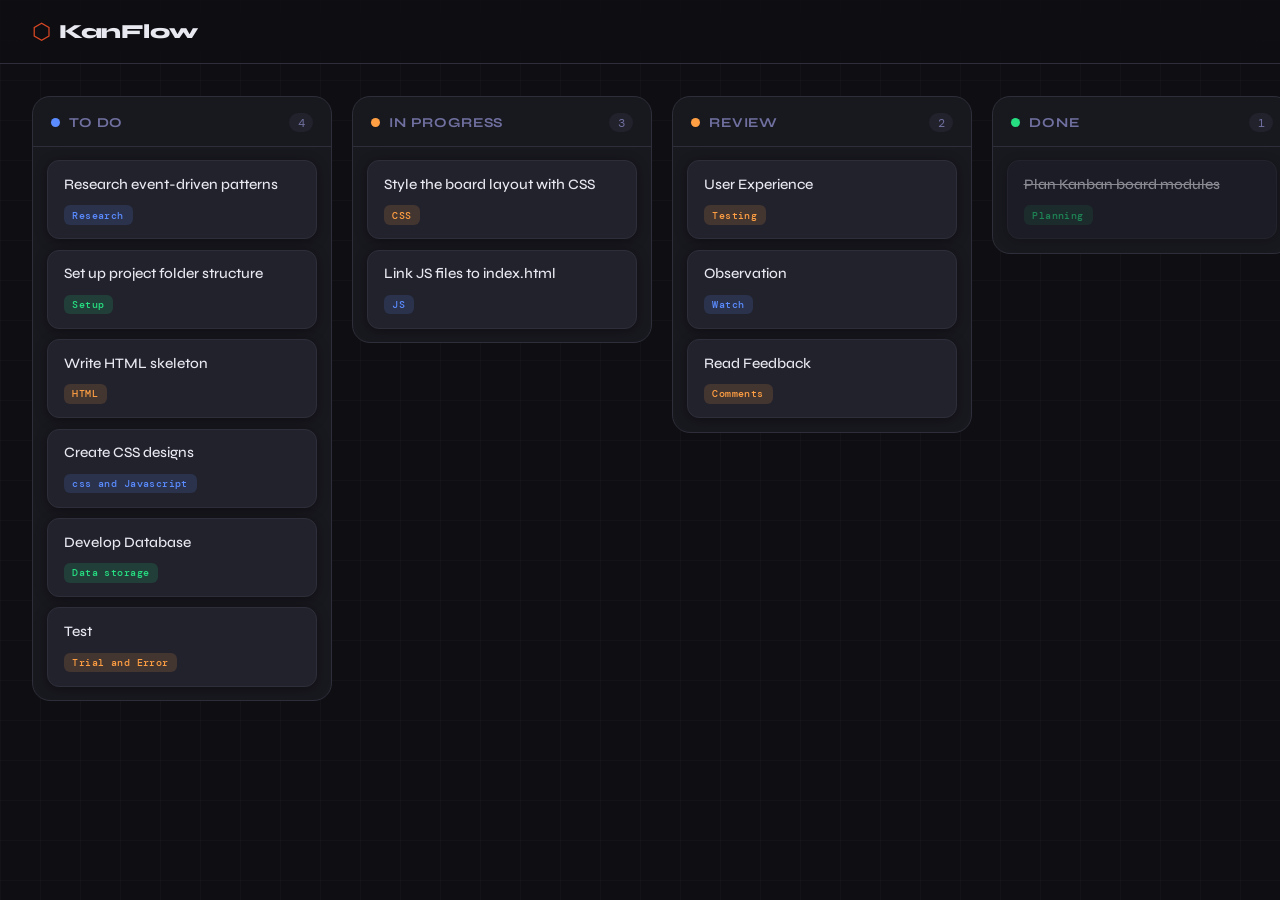
<file: module-1/index.html>
<!DOCTYPE html>
<html lang="en">

<head>
  <meta charset="UTF-8" />
  <meta name="viewport" content="width=device-width, initial-scale=1.0" />
  <title>KanFlow Board</title>
  <link rel="preconnect" href="https://fonts.googleapis.com">
  <link
    href="https://fonts.googleapis.com/css2?family=Syne:wght@400;600;700;800&family=DM+Mono:wght@400;500&display=swap"
    rel="stylesheet">
  <link rel="stylesheet" href="style.css" />
</head>

<body>

  <!-- ===========================
       HEADER
  ============================ -->
  <header class="app-header">
    <div class="header-inner">
      <div class="logo">
        <span class="logo-icon">⬡</span>
        <h1>KanFlow</h1>
      </div>
    </div>
  </header>

  <!-- ===========================
       BOARD
       Contains all columns
  ============================ -->
  <main class="board" id="board">

    <!-- COLUMN: To Do -->
    <section class="column" data-column="todo">

      <div class="column-header">
        <span class="column-dot dot-todo"></span>
        <h2 class="column-title">To Do</h2>
        <span class="column-count">4</span>
      </div>
      <div class="card-list" id="col-todo">

        <article class="card">
          <p class="card-title">Research event-driven patterns</p>
          <div class="card-footer">
            <span class="card-tag tag-blue">Research</span>
          </div>
        </article>

        <article class="card">
          <p class="card-title">Set up project folder structure</p>
          <div class="card-footer">
            <span class="card-tag tag-green">Setup</span>
          </div>
        </article>

        <article class="card">
          <p class="card-title">Write HTML skeleton</p>
          <div class="card-footer">
            <span class="card-tag tag-yellow">HTML</span>
          </div>
          </article>
          <article class="card">
          <p class="card-title">Create CSS designs</p>
          <div class="card-footer">
            <span class="card-tag tag-blue">css and Javascript</span>
          </div>
        </article>

        <article class="card">
          <p class="card-title">Develop Database</p>
          <div class="card-footer">
            <span class="card-tag tag-green">Data storage</span>
          </div>
        </article>

        <article class="card">
          <p class="card-title">Test</p>
          <div class="card-footer">
            <span class="card-tag tag-yellow">Trial and Error</span>
          </div>
          
        </article>

      </div>
    </section>

    <!-- COLUMN: In Progress -->
    <section class="column" data-column="inprogress">
      <div class="column-header">
        <span class="column-dot dot-inprogress"></span>
        <h2 class="column-title">In Progress</h2>
        <span class="column-count">3</span>
      </div>
      <div class="card-list" id="col-inprogress">

        <article class="card">
          <p class="card-title">Style the board layout with CSS</p>
          <div class="card-footer">
            <span class="card-tag tag-yellow">CSS</span>
          </div>
        </article>

        <article class="card">
          <p class="card-title">Link JS files to index.html</p>
          <div class="card-footer">
            <span class="card-tag tag-blue">JS</span>
          </div>
        </article>

      </div>
    </section>
    <!-- COLUMN: Review-->
    <section class="column" data-column="review">
      <div class="column-header">
        <span class="column-dot dot-inprogress"></span>
        <h2 class="column-title">Review</h2>
        <span class="column-count">2</span>
      </div>
      <div class="card-list" id="col-review">

        <article class="card">
          <p class="card-title">User Experience</p>
          <div class="card-footer">
            <span class="card-tag tag-yellow">Testing</span>
          </div>
        </article>

        <article class="card">
          <p class="card-title">Observation</p>
          <div class="card-footer">
            <span class="card-tag tag-blue">Watch</span>
          </div>
        </article>
        <article class="card">
          <p class="card-title">Read Feedback</p>
          <div class="card-footer">
            <span class="card-tag tag-yellow">Comments</span>
          </div>
        </article>
      </div>
    </section>


    <!-- COLUMN: Done -->
    <section class="column" data-column="done">
      <div class="column-header">
        <span class="column-dot dot-done"></span>
        <h2 class="column-title">Done</h2>
        <span class="column-count">1</span>
      </div>
      <div class="card-list" id="col-done">

        <article class="card card-done">
          <p class="card-title">Plan Kanban board modules</p>
          <div class="card-footer">
            <span class="card-tag tag-green">Planning</span>
          </div>
        </article>

      </div>
    </section>

  </main>

  <script src="js/main.js"></script>
</body>

</html>
</file>
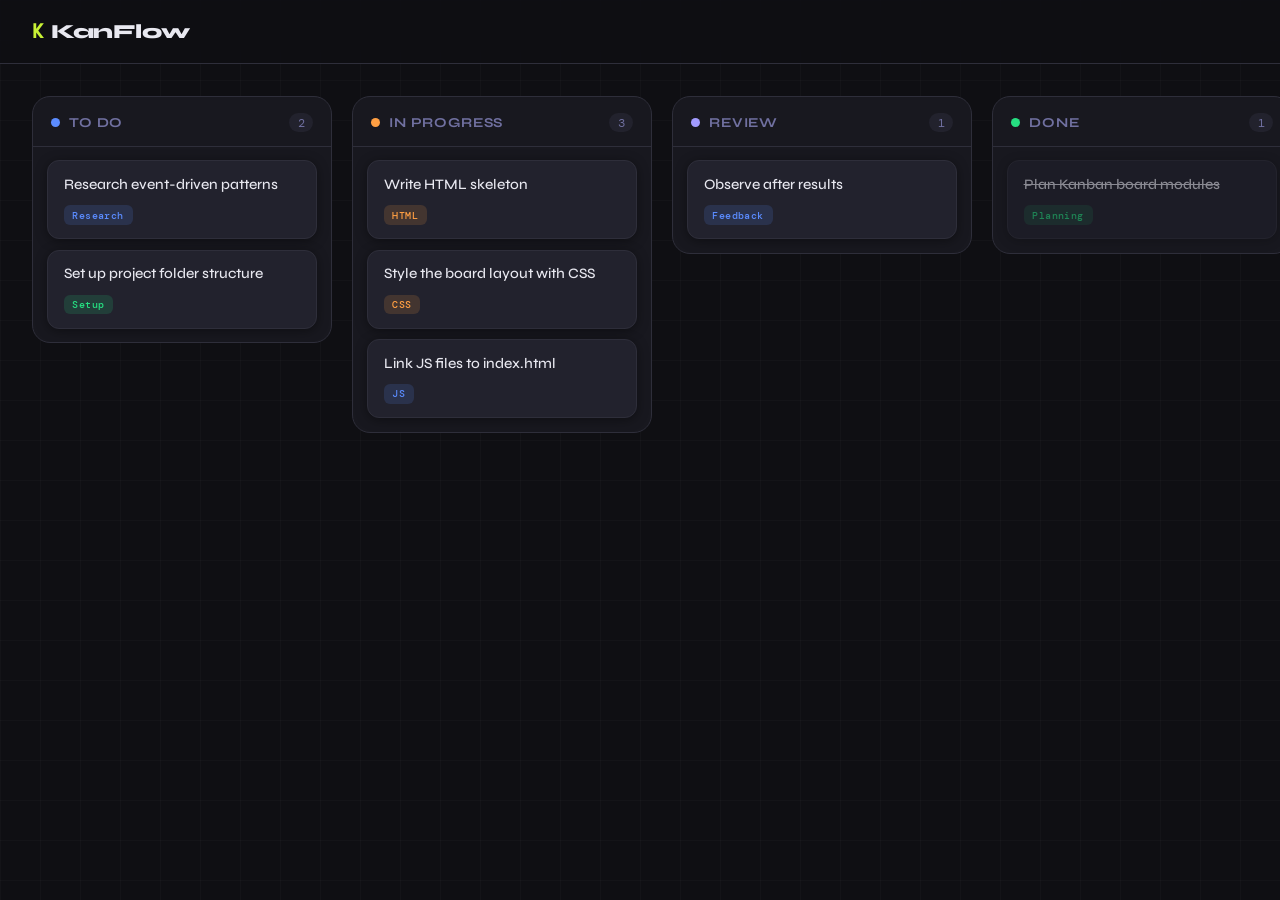
<file: module-2/index.html>
<!DOCTYPE html>
<html lang="en">
<head>
  <meta charset="UTF-8" />
  <meta name="viewport" content="width=device-width, initial-scale=1.0"/>
  <title>KanFlow Board</title>
  <link rel="preconnect" href="https://fonts.googleapis.com">
  <link href="https://fonts.googleapis.com/css2?family=Syne:wght@400;600;700;800&family=DM+Mono:wght@400;500&display=swap" rel="stylesheet">
  <link rel="stylesheet" href="style.css" />
</head>
<body>

  <header class="app-header">
    <div class="header-inner">
      <div class="logo">
        <span class="logo-icon">K</span>
        <h1>KanFlow</h1>
      </div>
    </div>
  </header>

  <!--
    NOTICE: The board is now empty in HTML.
    Cards and columns are rendered by JavaScript in board.js.
    Open js/board.js and follow the lesson guide to build renderBoard().
  -->
  <main class="board" id="board">
    <!-- Rendered by JavaScript -->
  </main>

  <script src="js/data.js"></script>
  <script src="js/board.js"></script>
  <script src="js/main.js"></script>
</body>
</html>
</file>
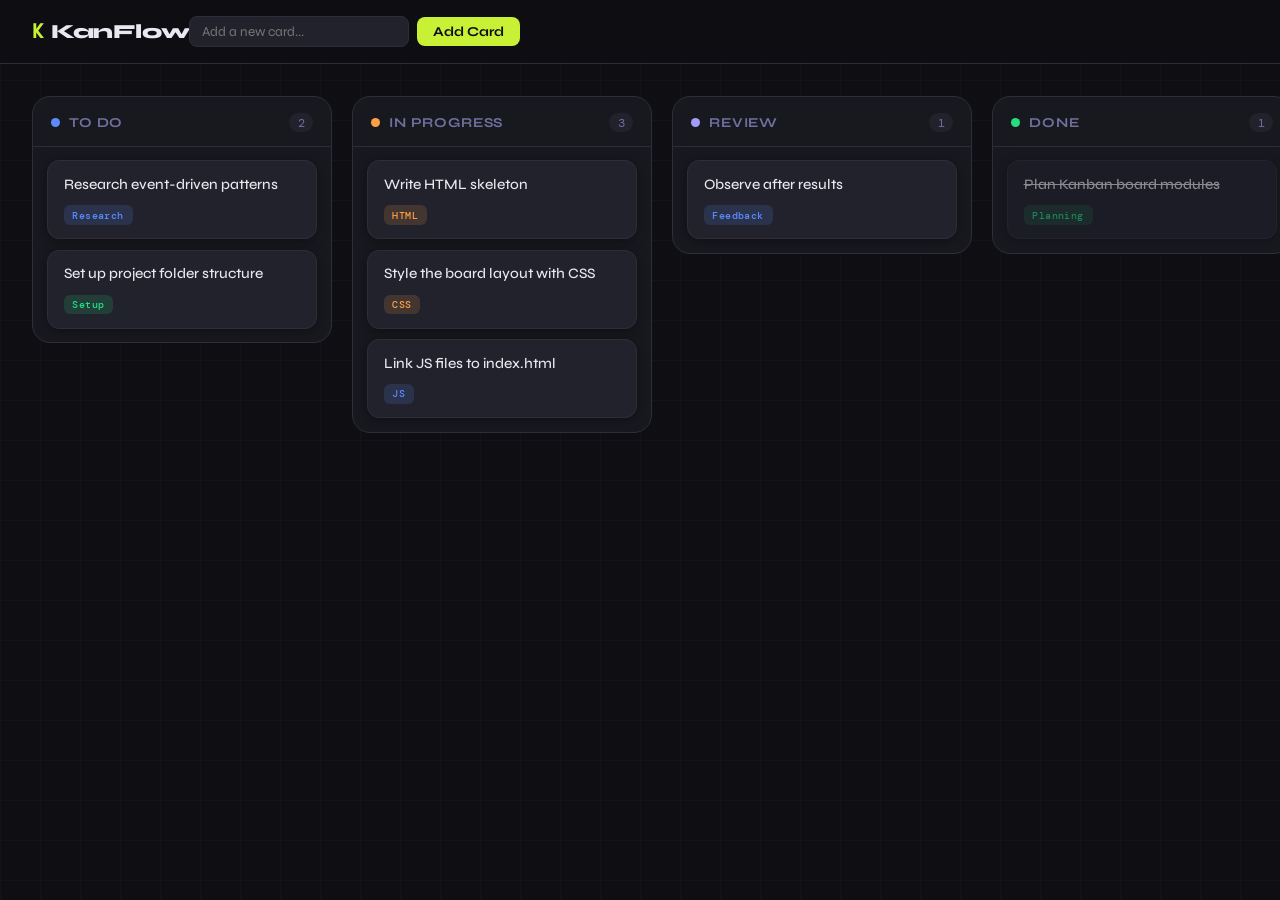
<file: module-3/index.html>
<!DOCTYPE html>
<html lang="en">
<head>
  <meta charset="UTF-8" />
  <meta name="viewport" content="width=device-width, initial-scale=1.0"/>
  <title>KanFlow Board</title>
  <link rel="preconnect" href="https://fonts.googleapis.com">
  <link href="https://fonts.googleapis.com/css2?family=Syne:wght@400;600;700;800&family=DM+Mono:wght@400;500&display=swap" rel="stylesheet">
  <link rel="stylesheet" href="style.css" />
</head>
<body>

  <header class="app-header">
<div class="header-inner">
<div class="logo">
<span class="logo-icon">K</span>
<h1>KanFlow</h1>
</div>
<!-- ADD THIS SECTION -->
<div class="add-card-form">
<input
type="text"
id="card-input"
class="card-input"
placeholder="Add a new card..."
/>
<button id="add-card-btn" class="add-card-btn">Add Card</button>
</div>
</div>
</header>

  <!--
    NOTICE: The board is now empty in HTML.
    Cards and columns are rendered by JavaScript in board.js.
    Open js/board.js and follow the lesson guide to build renderBoard().
  -->
  <main class="board" id="board">
    <!-- Rendered by JavaScript -->
  </main>

  

<script src="js/data.js"></script>
<script src="js/board.js"></script>
<script src="js/cards.js"></script>
<script src="js/main.js"></script>

</body>
</html>
</file>
<file: module-1/style.css>
/* =============================================
   KANFLOW — MODULE 1 STARTER CSS
   ============================================= */

:root {
  --bg:             #0f0f13;
  --surface:        #18181f;
  --surface-2:      #22222d;
  --border:         #2e2e3a;
  --text:           #e8e8f0;
  --text-muted:     #7070a0;
  --accent:         #db4824;   /* ← Try changing this color! */
  --col-todo:       #5b8cff;
  --col-inprogress: #ff9f43;
  --col-done:       #26de81;
  --tag-blue:       rgba(91,140,255,0.15);
  --tag-green:      rgba(38,222,129,0.15);
  --tag-yellow:     rgba(255,159,67,0.15);
  --font-display:   'Syne', sans-serif;
  --font-mono:      'DM Mono', monospace;
  --radius-md:      12px;
  --radius-lg:      18px;
}

*, *::before, *::after { box-sizing: border-box; margin: 0; padding: 0; }

body {
  background-color: var(--bg);
  color: var(--text);
  font-family: var(--font-display);
  min-height: 100vh;
  display: flex;
  flex-direction: column;
  background-image:
    linear-gradient(rgba(255,255,255,0.02) 1px, transparent 1px),
    linear-gradient(90deg, rgba(255,255,255,0.02) 1px, transparent 1px);
  background-size: 40px 40px;
}

/* HEADER */
.app-header {
  border-bottom: 1px solid var(--border);
  padding: 0 2rem;
  height: 64px;
  display: flex;
  align-items: center;
  background: rgba(15,15,19,0.85);
  backdrop-filter: blur(12px);
  position: sticky;
  top: 0;
  z-index: 100;
}
.header-inner { width: 100%; display: flex; align-items: center; }
.logo         { display: flex; align-items: center; gap: 0.5rem; }
.logo-icon    { font-size: 1.4rem; color: var(--accent); }
.logo h1      { font-size: 1.25rem; font-weight: 800; letter-spacing: -0.02em; }

/* BOARD — Flexbox places columns side by side */
.board {
  display: flex;
  flex-direction: row;
  gap: 1.25rem;
  padding: 2rem;
  flex: 1;
  align-items: flex-start;
  overflow-x: auto;
}

/* COLUMN */
.column {
  background: var(--surface);
  border: 1px solid var(--border);
  border-radius: var(--radius-lg);
  min-width: 300px;
  flex: 1;
  max-width: 360px;
  display: flex;
  flex-direction: column;
  overflow: hidden;
}
.column-header {
  display: flex;
  align-items: center;
  gap: 0.6rem;
  padding: 1rem 1.1rem 0.85rem;
  border-bottom: 1px solid var(--border);
}
.column-dot     { width: 9px; height: 9px; border-radius: 50%; flex-shrink: 0; }
.dot-todo       { background: var(--col-todo); }
.dot-inprogress { background: var(--col-inprogress); }
.dot-done       { background: var(--col-done); }
.column-title {
  font-size: 0.85rem; font-weight: 700;
  letter-spacing: 0.06em; text-transform: uppercase;
  color: var(--text-muted); flex: 1;
}
.column-count {
  font-family: var(--font-mono); font-size: 0.75rem;
  color: var(--text-muted); background: var(--surface-2);
  border-radius: 999px; padding: 0.1rem 0.55rem;
}

/* CARD LIST */
.card-list {
  padding: 0.85rem;
  display: flex;
  flex-direction: column;
  gap: 0.65rem;
  min-height: 80px;
}

/* CARD */
.card {
  background: var(--surface-2);
  border: 1px solid var(--border);
  border-radius: var(--radius-md);
  padding: 0.85rem 1rem;
  cursor: grab;
  display: flex;
  flex-direction: column;
  gap: 0.6rem;
  box-shadow: 0 2px 12px rgba(0,0,0,0.4);
  transition: transform 0.15s ease, box-shadow 0.15s ease;
}
.card:hover    { transform: translateY(-2px); box-shadow: 0 6px 20px rgba(0,0,0,0.5); }
.card-done     { opacity: 0.55; }
.card-done .card-title { text-decoration: line-through; }
.card-title    { font-size: 0.9rem; font-weight: 500; line-height: 1.45; }
.card-footer   { display: flex; align-items: center; gap: 0.4rem; }

/* TAGS */
.card-tag {
  font-family: var(--font-mono); font-size: 0.65rem;
  font-weight: 500; padding: 0.2rem 0.55rem;
  border-radius: 6px; letter-spacing: 0.04em;
}
.tag-blue   { background: var(--tag-blue);   color: #5b8cff; }
.tag-green  { background: var(--tag-green);  color: #26de81; }
.tag-yellow { background: var(--tag-yellow); color: #ff9f43; }

/* RESPONSIVE */
@media (max-width: 768px) {
  .board  { flex-direction: column; padding: 1rem; }
  .column { min-width: unset; max-width: unset; width: 100%; }
}
.dot-review {
background: #a29bfe; }
</file>
<file: module-2/style.css>
/* =============================================
   KANFLOW - MODULE 2 STARTER CSS
   ============================================= */

:root {
  --bg:             #0f0f13;
  --surface:        #18181f;
  --surface-2:      #22222d;
  --border:         #2e2e3a;
  --text:           #e8e8f0;
  --text-muted:     #7070a0;
  --accent:         #c8f135;
  --col-todo:       #5b8cff;
  --col-inprogress: #ff9f43;
  --col-review:     #a29bfe;
  --col-done:       #26de81;
  --col-publish:       #ec1919;
  --tag-blue:       rgba(91,140,255,0.15);
  --tag-green:      rgba(38,222,129,0.15);
  --tag-yellow:     rgba(255,159,67,0.15);
  --tag-purple:     rgba(162,155,254,0.15);
  --font-display:   'Syne', sans-serif;
  --font-mono:      'DM Mono', monospace;
  --radius-md:      12px;
  --radius-lg:      18px;
}

*, *::before, *::after { box-sizing: border-box; margin: 0; padding: 0; }

body {
  background-color: var(--bg);
  color: var(--text);
  font-family: var(--font-display);
  min-height: 100vh;
  display: flex;
  flex-direction: column;
  background-image:
    linear-gradient(rgba(255,255,255,0.02) 1px, transparent 1px),
    linear-gradient(90deg, rgba(255,255,255,0.02) 1px, transparent 1px);
  background-size: 40px 40px;
}

/* HEADER */
.app-header {
  border-bottom: 1px solid var(--border);
  padding: 0 2rem;
  height: 64px;
  display: flex;
  align-items: center;
  background: rgba(15,15,19,0.85);
  backdrop-filter: blur(12px);
  position: sticky;
  top: 0;
  z-index: 100;
}
.header-inner { width: 100%; display: flex; align-items: center; }
.logo         { display: flex; align-items: center; gap: 0.5rem; }
.logo-icon    { font-size: 1.2rem; font-weight: 800; color: var(--accent); font-family: var(--font-mono); }
.logo h1      { font-size: 1.25rem; font-weight: 800; letter-spacing: -0.02em; }

/* BOARD */
.board {
  display: flex;
  flex-direction: row;
  gap: 1.25rem;
  padding: 2rem;
  flex: 1;
  align-items: flex-start;
  overflow-x: auto;
}

/* COLUMN */
.column {
  background: var(--surface);
  border: 1px solid var(--border);
  border-radius: var(--radius-lg);
  min-width: 300px;
  flex: 1;
  max-width: 360px;
  display: flex;
  flex-direction: column;
  overflow: hidden;
}
.column-header {
  display: flex;
  align-items: center;
  gap: 0.6rem;
  padding: 1rem 1.1rem 0.85rem;
  border-bottom: 1px solid var(--border);
}
.column-dot     { width: 9px; height: 9px; border-radius: 50%; flex-shrink: 0; }
.dot-todo       { background: var(--col-todo); }
.dot-inprogress { background: var(--col-inprogress); }
.dot-review     { background: var(--col-review); }
.dot-done       { background: var(--col-done); }
.dot-publish      { background: var(--col-publish); }

.column-title {
  font-size: 0.85rem; font-weight: 700;
  letter-spacing: 0.06em; text-transform: uppercase;
  color: var(--text-muted); flex: 1;
}
.column-count {
  font-family: var(--font-mono); font-size: 0.75rem;
  color: var(--text-muted); background: var(--surface-2);
  border-radius: 999px; padding: 0.1rem 0.55rem;
}

/* CARD LIST */
.card-list {
  padding: 0.85rem;
  display: flex;
  flex-direction: column;
  gap: 0.65rem;
  min-height: 80px;
}

/* CARD */
.card {
  background: var(--surface-2);
  border: 1px solid var(--border);
  border-radius: var(--radius-md);
  padding: 0.85rem 1rem;
  cursor: grab;
  display: flex;
  flex-direction: column;
  gap: 0.6rem;
  box-shadow: 0 2px 12px rgba(0,0,0,0.4);
  transition: transform 0.15s ease, box-shadow 0.15s ease;
}
.card:hover    { transform: translateY(-2px); box-shadow: 0 6px 20px rgba(0,0,0,0.5); }
.card-done     { opacity: 0.55; }
.card-done .card-title { text-decoration: line-through; }
.card-title    { font-size: 0.9rem; font-weight: 500; line-height: 1.45; }
.card-footer   { display: flex; align-items: center; gap: 0.4rem; }

/* TAGS */
.card-tag {
  font-family: var(--font-mono); font-size: 0.65rem;
  font-weight: 500; padding: 0.2rem 0.55rem;
  border-radius: 6px; letter-spacing: 0.04em;
}
.tag-blue   { background: var(--tag-blue);   color: #5b8cff; }
.tag-green  { background: var(--tag-green);  color: #26de81; }
.tag-yellow { background: var(--tag-yellow); color: #ff9f43; }
.tag-purple { background: var(--tag-purple); color: #a29bfe; }

/* RESPONSIVE */
@media (max-width: 768px) {
  .board  { flex-direction: column; padding: 1rem; }
  .column { min-width: unset; max-width: unset; width: 100%; }
}
</file>
<file: module-3/style.css>
/* =============================================
   KANFLOW - MODULE 2 STARTER CSS
   ============================================= */

:root {
  --bg:             #0f0f13;
  --surface:        #18181f;
  --surface-2:      #22222d;
  --border:         #2e2e3a;
  --text:           #e8e8f0;
  --text-muted:     #7070a0;
  --accent:         #c8f135;
  --col-todo:       #5b8cff;
  --col-inprogress: #ff9f43;
  --col-review:     #a29bfe;
  --col-done:       #26de81;
  --col-publish:       #ec1919;
  --tag-blue:       rgba(91,140,255,0.15);
  --tag-green:      rgba(38,222,129,0.15);
  --tag-yellow:     rgba(255,159,67,0.15);
  --tag-purple:     rgba(162,155,254,0.15);
  --font-display:   'Syne', sans-serif;
  --font-mono:      'DM Mono', monospace;
  --radius-md:      12px;
  --radius-lg:      18px;
}

*, *::before, *::after { box-sizing: border-box; margin: 0; padding: 0; }

body {
  background-color: var(--bg);
  color: var(--text);
  font-family: var(--font-display);
  min-height: 100vh;
  display: flex;
  flex-direction: column;
  background-image:
    linear-gradient(rgba(255,255,255,0.02) 1px, transparent 1px),
    linear-gradient(90deg, rgba(255,255,255,0.02) 1px, transparent 1px);
  background-size: 40px 40px;
}

/* HEADER */
.app-header {
  border-bottom: 1px solid var(--border);
  padding: 0 2rem;
  height: 64px;
  display: flex;
  align-items: center;
  background: rgba(15,15,19,0.85);
  backdrop-filter: blur(12px);
  position: sticky;
  top: 0;
  z-index: 100;
}
.header-inner { width: 100%; display: flex; align-items: center; }
.logo         { display: flex; align-items: center; gap: 0.5rem; }
.logo-icon    { font-size: 1.2rem; font-weight: 800; color: var(--accent); font-family: var(--font-mono); }
.logo h1      { font-size: 1.25rem; font-weight: 800; letter-spacing: -0.02em; }

/* BOARD */
.board {
  display: flex;
  flex-direction: row;
  gap: 1.25rem;
  padding: 2rem;
  flex: 1;
  align-items: flex-start;
  overflow-x: auto;
}

/* COLUMN */
.column {
  background: var(--surface);
  border: 1px solid var(--border);
  border-radius: var(--radius-lg);
  min-width: 300px;
  flex: 1;
  max-width: 360px;
  display: flex;
  flex-direction: column;
  overflow: hidden;
}
.column-header {
  display: flex;
  align-items: center;
  gap: 0.6rem;
  padding: 1rem 1.1rem 0.85rem;
  border-bottom: 1px solid var(--border);
}
.column-dot     { width: 9px; height: 9px; border-radius: 50%; flex-shrink: 0; }
.dot-todo       { background: var(--col-todo); }
.dot-inprogress { background: var(--col-inprogress); }
.dot-review     { background: var(--col-review); }
.dot-done       { background: var(--col-done); }
.dot-publish      { background: var(--col-publish); }

.column-title {
  font-size: 0.85rem; font-weight: 700;
  letter-spacing: 0.06em; text-transform: uppercase;
  color: var(--text-muted); flex: 1;
}
.column-count {
  font-family: var(--font-mono); font-size: 0.75rem;
  color: var(--text-muted); background: var(--surface-2);
  border-radius: 999px; padding: 0.1rem 0.55rem;
}

/* CARD LIST */
.card-list {
  padding: 0.85rem;
  display: flex;
  flex-direction: column;
  gap: 0.65rem;
  min-height: 80px;
}

/* CARD */
.card {
  background: var(--surface-2);
  border: 1px solid var(--border);
  border-radius: var(--radius-md);
  padding: 0.85rem 1rem;
  cursor: grab;
  display: flex;
  flex-direction: column;
  gap: 0.6rem;
  box-shadow: 0 2px 12px rgba(0,0,0,0.4);
  transition: transform 0.15s ease, box-shadow 0.15s ease;
}
.card:hover    { transform: translateY(-2px); box-shadow: 0 6px 20px rgba(0,0,0,0.5); }
.card-done     { opacity: 0.55; }
.card-done .card-title { text-decoration: line-through; }
.card-title    { font-size: 0.9rem; font-weight: 500; line-height: 1.45; }
.card-footer   { display: flex; align-items: center; gap: 0.4rem; }

/* TAGS */
.card-tag {
  font-family: var(--font-mono); font-size: 0.65rem;
  font-weight: 500; padding: 0.2rem 0.55rem;
  border-radius: 6px; letter-spacing: 0.04em;
}
.tag-blue   { background: var(--tag-blue);   color: #5b8cff; }
.tag-green  { background: var(--tag-green);  color: #26de81; }
.tag-yellow { background: var(--tag-yellow); color: #ff9f43; }
.tag-purple { background: var(--tag-purple); color: #a29bfe; }

/* RESPONSIVE */
@media (max-width: 768px) {
  .board  { flex-direction: column; padding: 1rem; }
  .column { min-width: unset; max-width: unset; width: 100%; }
}

.add-card-form {
display: flex;
gap: 0.5rem;
align-items: center;
}
.card-input {


background: var(--surface-2);
border: 1px solid var(--border);
border-radius: 8px;
padding: 0.4rem 0.75rem;
color: var(--text);
font-family: var(--font-display);
font-size: 0.85rem;
width: 220px;
outline: none;
}
.card-input:focus {
border-color: var(--accent);
}
.add-card-btn {
background: var(--accent);
color: #0f0f13;
border: none;
border-radius: 8px;
padding: 0.4rem 1rem;
font-family: var(--font-display);
font-weight: 700;
font-size: 0.85rem;
cursor: pointer;
}
.add-card-btn:hover {
opacity: 0.85;
}
.delete-btn {
margin-left: auto;
background: transparent;
border: 1px solid var(--border);
border-radius: 6px;
color: var(--text-muted);
font-size: 0.65rem;
padding: 0.15rem 0.5rem;
cursor: pointer;
font-family: var(--font-mono);
transition: border-color 0.15s, color 0.15s;
}
.delete-btn:hover {
border-color: var(--col-todo);
color: var(--col-todo);
}
</file>
